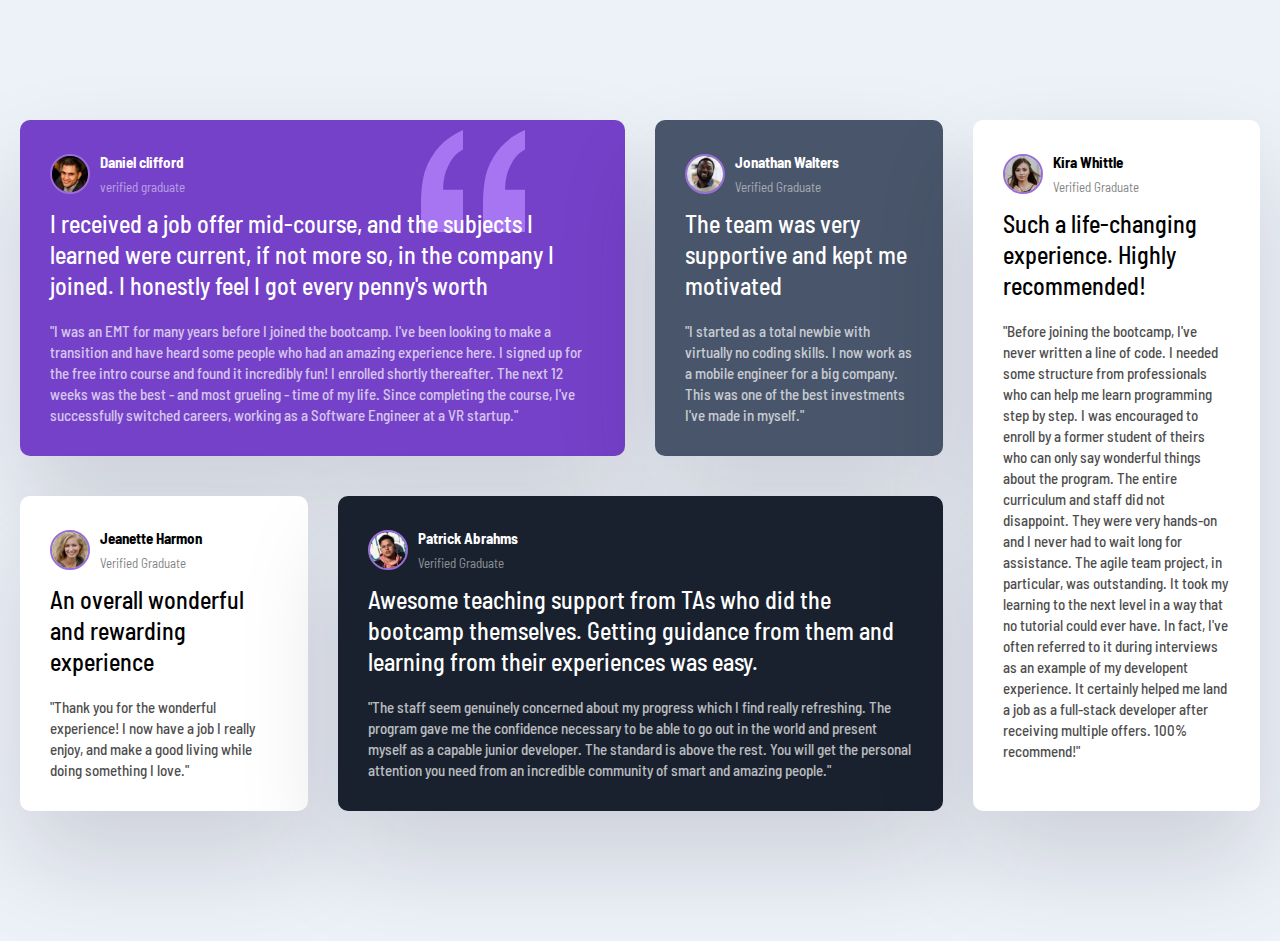
<file: testimonials-grid-section-main/index.html>
<!DOCTYPE html>
<html lang="en">
<head>
  <meta charset="UTF-8">
  <meta http-equiv="X-UA-Compatible" content="IE=edge">
  <meta name="viewport" content="width=device-width, initial-scale=1.0">
  <link rel="stylesheet" href="styles.css">
  <title>Grid</title>
</head>
<body>
  <div class="testimonials">
    <div class="card card--bg--purple">
      <header class="card__header">
        <img src="./images/image-daniel.jpg" class="card__img" alt="">
        <div>
          <h3>Daniel clifford</h3>
          <p>verified graduate</p>
        </div>
      </header>
      <p class="card__lead">
        I received a job offer mid-course, and the subjects I learned were
        current, if not more so, in the company I joined. I honestly feel I
        got every penny's worth
        <p class="card__quote">
          "I was an EMT for many years before I joined the bootcamp. I've been
          looking to make a transition and have heard some people who had an
          amazing experience here. I signed up for the free intro course and
          found it incredibly fun! I enrolled shortly thereafter. The next 12
          weeks was the best - and most grueling - time of my life. Since
          completing the course, I've successfully switched careers, working as
          a Software Engineer at a VR startup."

        </p>
      </p>
    </div>
    <div class="card card--bg-gray-blue">
      <header class="card__header">
        <img src="./images/image-jonathan.jpg" class="card__img" alt="" />
        <div>
          <h3>Jonathan Walters</h3>
          <p>Verified Graduate</p>
        </div>
      </header>
      <p class="card__lead">
        The team was very supportive and kept me motivated
      </p>
      <p class="card__quote">
        "I started as a total newbie with virtually no coding skills. I now
        work as a mobile engineer for a big company. This was one of the best
        investments I've made in myself."
      </p>
    </div>
    <div class="card">
      <header class="card__header">
        <img src="./images/image-jeanette.jpg" class="card__img" alt="" />
        <div>
          <h3>Jeanette Harmon</h3>
          <p>Verified Graduate</p>
        </div>
      </header>
      <p class="card__lead">An overall wonderful and rewarding experience</p>
      <p class="card__quote">
        "Thank you for the wonderful experience! I now have a job I really
        enjoy, and make a good living while doing something I love."
      </p>
    </div>

    <div class="card card--bg-black-blue">
      <header class="card__header">
        <img src="./images/image-patrick.jpg" class="card__img" alt="" />
        <div>
          <h3>Patrick Abrahms</h3>
          <p>Verified Graduate</p>
        </div>
      </header>
      <p class="card__lead">
        Awesome teaching support from TAs who did the bootcamp themselves.
        Getting guidance from them and learning from their experiences was
        easy.
      </p>
      <p class="card__quote">
        "The staff seem genuinely concerned about my progress which I find
        really refreshing. The program gave me the confidence necessary to be
        able to go out in the world and present myself as a capable junior
        developer. The standard is above the rest. You will get the personal
        attention you need from an incredible community of smart and amazing
        people."
      </p>
    </div>
    <div class="card">
      <header class="card__header">
        <img src="./images/image-kira.jpg" class="card__img" alt="" />
        <div>
          <h3>Kira Whittle</h3>
          <p>Verified Graduate</p>
        </div>
      </header>
      <p class="card__lead">
        Such a life-changing experience. Highly recommended!
      </p>
      <p class="card__quote">
        "Before joining the bootcamp, I've never written a line of code. I
        needed some structure from professionals who can help me learn
        programming step by step. I was encouraged to enroll by a former
        student of theirs who can only say wonderful things about the program.
        The entire curriculum and staff did not disappoint. They were very
        hands-on and I never had to wait long for assistance. The agile team
        project, in particular, was outstanding. It took my learning to the
        next level in a way that no tutorial could ever have. In fact, I've
        often referred to it during interviews as an example of my developent
        experience. It certainly helped me land a job as a full-stack
        developer after receiving multiple offers. 100% recommend!"
      </p>
    </div>
  </div>
</body>
</html>
</file>
<file: testimonials-grid-section-main/styles.css>
@import url('https://fonts.googleapis.com/css2?family=Barlow+Semi+Condensed:wght@500;600&family=Outfit:wght@400;700&display=swap');
* {
    box-sizing: border-box;
    margin: 0;
    padding: 0;
  }
  
  body {
    background: #edf2f8;
    font-family: 'Barlow Semi Condensed', sans-serif;
    line-height: 1.7;
    font-size: 13px;
  }

  .testimonials{
    max-width: 1440px;
    margin: 100px auto;
    padding: 20px;
    display:grid;
    grid-template-columns: repeat(4, 1fr);
    gap:30px;
  }

  .card{
    background: #fff;
    border-radius: 10px;
    padding: 30px;
    box-shadow: rgba(17,12,46,0.15) 0px
    48px 100px 0px;
    margin-bottom:10px ;
  }

  .card__header{
    display: flex;
    align-items: center;
    margin-bottom: 10px;
  }

  .card__header h3{
    font-size: 15px;
  }

.card__header p{
    opacity: 50%;
}
.card__img{
    width: 40px;
    height: 40px;
    border-radius: 50%;
    border: 2px solid #996ed9;
    margin-right: 10px;
}

.card__lead{
    font-size: 1.5rem;
    font-weight: 500;
    line-height: 1.3;
    margin-bottom: 20px;
}

.card__quote{
    font-size: 15px;
    font-weight: 500;
    line-height: 1.4;
    opacity: 70%;;
}
.card--bg--purple{
    background: hsl(263, 55%, 52%);
    color:#fff;
    background-image:url('./images/bg-pattern-quotation.svg') ;
    background-repeat: no-repeat;
    background-position: top 10px right 100px;
}

.card--bg-gray-blue{
    background-color: hsl(217, 19%, 35%);
    color:#fff;
}
.card--bg-black-blue{
    background-color: hsl(219, 29%, 14%);
    color:#fff;
}

.card:nth-of-type(1){
    grid-column: 1 / 3;
}
.card:nth-of-type(4){
    grid-column: 2 / 4;
    grid-row: 2;
}
.card:nth-of-type(5){
    grid-column:  4;
    grid-row: 1 / 3;
}

@media(max-width:768px){
    .testimonials{
        grid-template-columns: 1fr;
        width: 100%;
    }
    .card:nth-of-type(1){
        grid-column: 1;
    }
    .card:nth-of-type(4){
        grid-column: 1;
        grid-row: 4;
    }
    .card:nth-of-type(5){
        grid-column:  1;
        grid-row: 5;
    }
}
</file>
